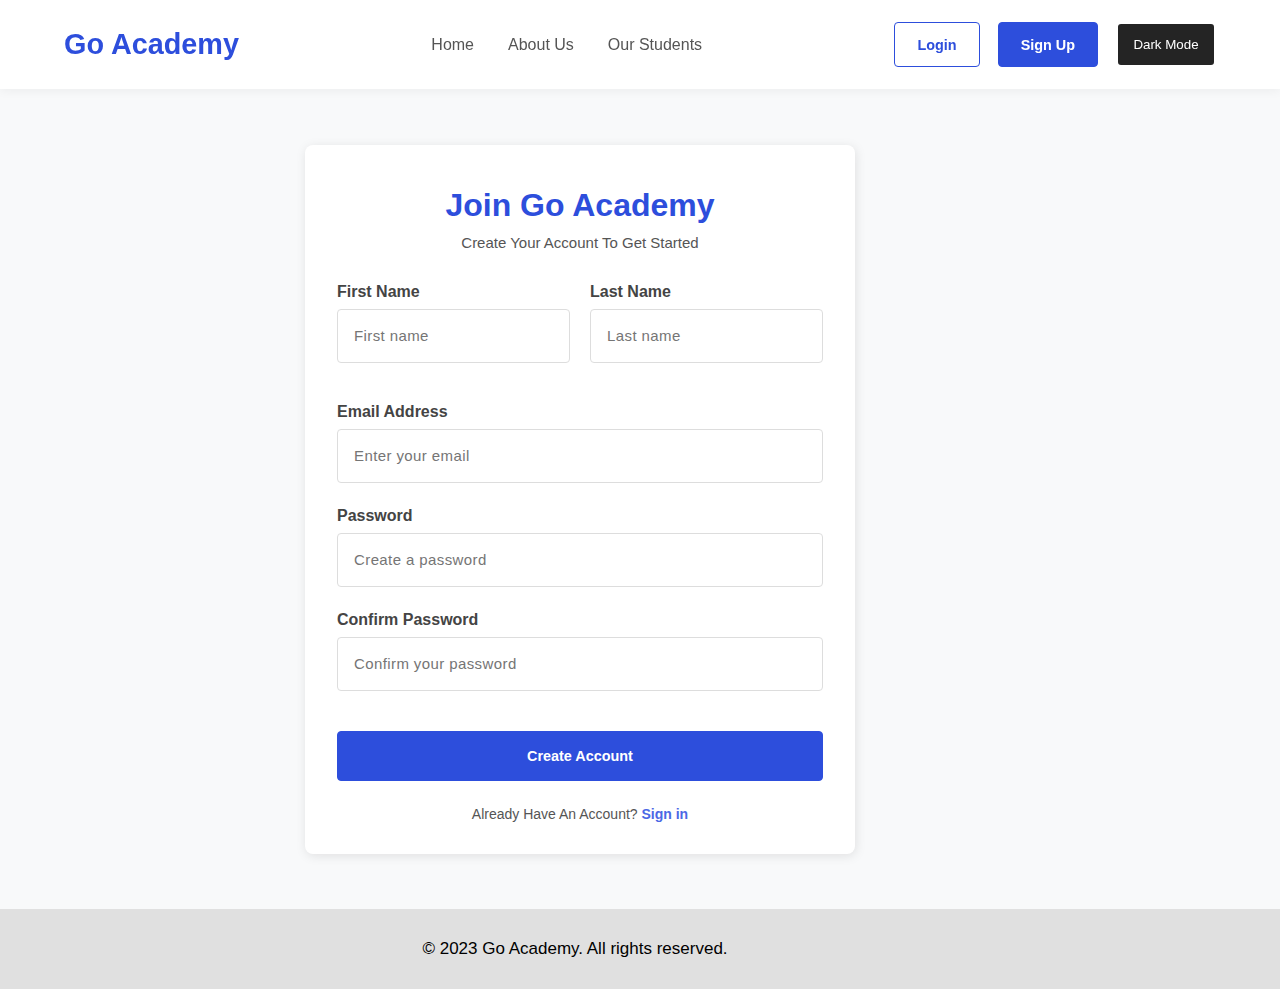
<file: index.html>
<!DOCTYPE html>
<html lang="en">
<head>
  <meta charset="UTF-8">
  <meta name="viewport" content="width=device-width, initial-scale=1.0">
  <title>Go Academy - Sign Up</title>
  <link rel="stylesheet" href="styles.css">
</head>

<body>
  <nav>
    <div class="logo">
      <a id="logo" href="index.html"><h1>Go Academy</h1></a>
    </div>

    <ul class="nav-links">
      <a href="#">Home</a> 
      <a href="#">About Us</a>
      <a href="#">Our Students</a>
    </ul>

    <div class="auth-buttons">
      <button class="login-button"><a href="index1.html">Login</a></button>
      <button class="signup-button">Sign Up</button>
      <button class="dark-mode">Dark Mode</button>
    </div>
    <div class="ham-menu">
      <span class="bar"></span>
      <span class="bar"></span>
      <span class="bar"></span>
    </div>
  </nav>

  <div class="container">
    <div class="form-container">
      <div class="form-header">
        <h2>Join Go Academy</h2>
        <p>Create Your Account To Get Started</p>
      </div>

      <form action="" class="signup-form">
        <div class="form-row">
          <div class="form-column">
            <label class="labels" for="first-name">First Name</label>
            <input type="text" placeholder="First name" required>
          </div>
          
          <div class="form-column">
            <label class="labels" for="last-name">Last Name</label>
            <input type="text" placeholder="Last name" required>
          </div>
        </div>

        <div class="form-column">
          <label class="labels" for="email">Email Address</label>
          <input type="email" placeholder="Enter your email" required>

          <label class="labels" for="password">Password</label>
          <input type="password" placeholder="Create a password" required>

          <label class="labels" for="confirm-password">Confirm Password</label>
          <input type="password" placeholder="Confirm your password" required>
        </div>

        <div class="form-footer">
          <button class="create-acc-btn">Create Account</button>
          <p>Already Have An Account? <a href="index1.html">Sign in</a></p>
        </div>
      </form>
    </div>
  </div>

  <footer>
    <p>&copy; 2023 Go Academy. All rights reserved.</p>
  </footer>
    <script src="script.js"></script>
</body>
</html>
</file>
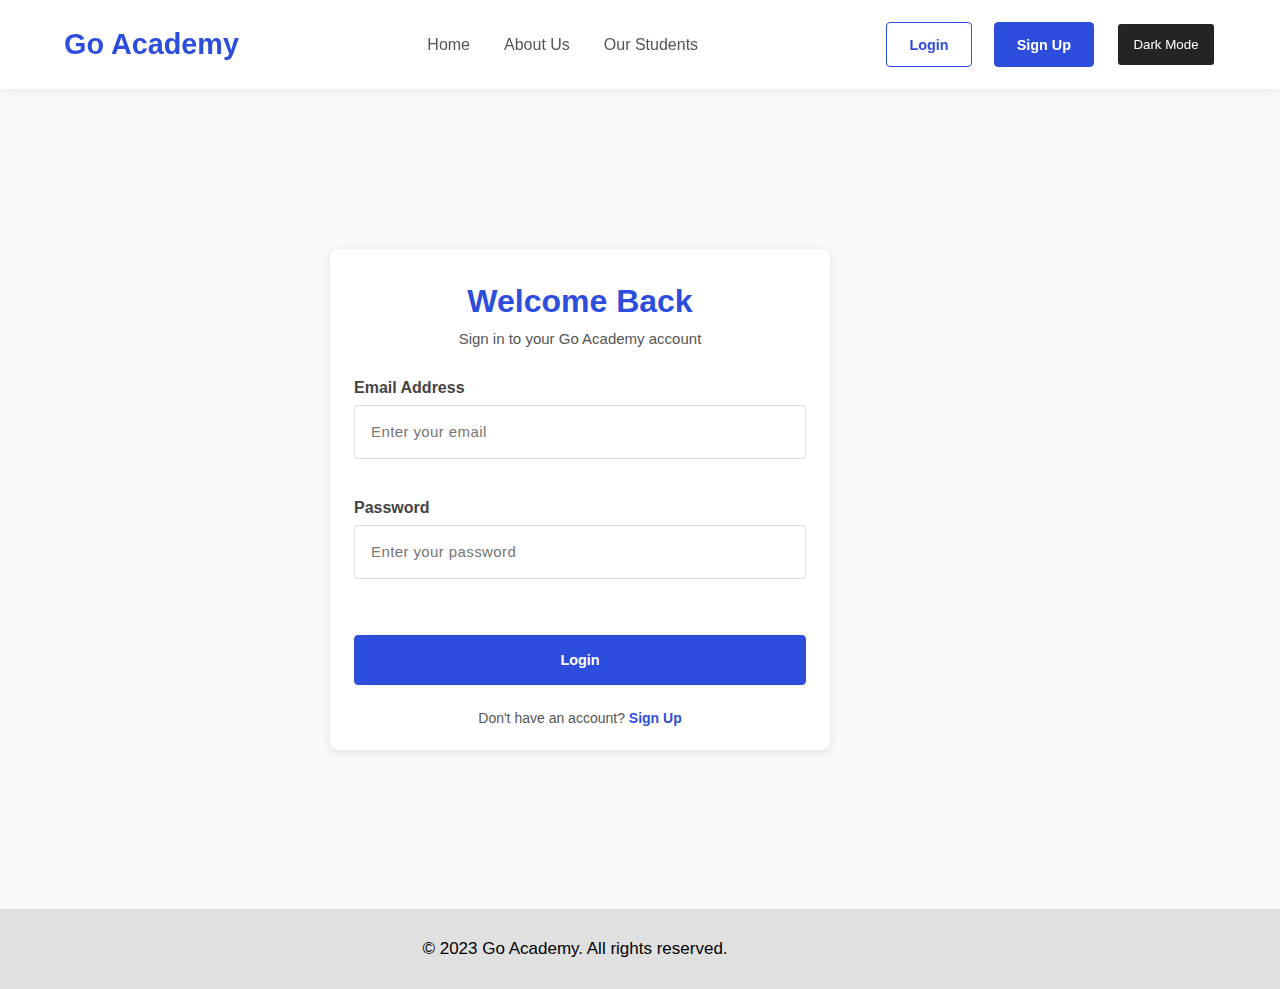
<file: index1.html>
<!DOCTYPE html>
<html lang="en">
<head>
    <meta charset="UTF-8">
    <meta name="viewport" content="width=device-width, initial-scale=1.0">
    <title>Go Academy - Login</title>
    <link rel="stylesheet" href="styles1.css">
</head>
<body>
    <nav>
        <div class="logo">
            <a href="#index1.html"><h1>Go Academy</h1></a>
        </div>
        <ul class="nav-links">
            <a class="nav-a" href="#">Home</a>
            <a class="nav-a" href="#">About Us</a>
            <a class="nav-a" href="#">Our Students</a>
        </ul>
        <div class="auth-buttons">
            <button class="login-button">Login</button>
            <button class="signup-button"><a href="index.html">Sign Up </a></button> 
            <button class="dark-mode">Dark Mode</button>
        </div>
        <div class="ham-menu">
            <span class="bar"></span>
            <span class="bar"></span>
            <span class="bar"></span>
        </div>
    </nav>

    <div class="container">
        <form action="" class="login-form">
            <div class="form-header">
                <h2>Welcome Back</h2>
                <p>Sign in to your Go Academy account</p>
            </div>

            <div class="form-column">
                <div class="form-group">
                    <label class="labels" for="Email">Email Address</label>
                    <input type="email" placeholder="Enter your email" required>
                </div>
                <div class="form-group">
                    <label class="labels" for="Password">Password</label>
                    <input type="password" placeholder="Enter your password" required>
                </div>
            </div>

            <div class="form-footer">
                <button class="login-btn">Login</button>
                <p>Don't have an account? <a href="index.html">Sign Up</a></p>
            </div>
        </form>
    </div>
    <footer>
        <p>&copy; 2023 Go Academy. All rights reserved.</p>
    </footer>
    <script src="script1.js"></script>
</body>
</html>
</file>
<file: styles.css>
* {
    margin: 0;
    padding: 0;
    box-sizing: border-box;
    transition: all 0.23s ease;
    font-family: 'Segoe UI', Tahoma, Geneva, Verdana, sans-serif;
}

body {
    background-color: #f8f9fa;
    color: #fff;
    font-family: 'Segoe UI', Tahoma, Geneva, Verdana, sans-serif;
    min-height: 100%;
    display: flex;
    flex-direction: column;
    justify-content: center;
}
/* ===== Navbar ===== */
nav {
    display: flex;
    justify-content: space-between;
    align-items: center;
    padding: 22px 5%;
    background-color: white;
    box-shadow: 0 2px 10px rgba(0, 0, 0, 0.05);
    position: sticky;
    top: 0;
    z-index: 100;
    animation: fadeIn 0.5s ease-in-out;
}
body.dark nav {
    background-color: #242424;
    box-shadow: 0 2px 10px rgba(0, 0, 0, 0.5);
}
.nav-links {
    list-style: none;
    display: flex;
    gap: 34px;
    font-size: 16px;
    transition: color 0.3s ease;
}

.nav-links a {
    text-decoration: none;
    color: #555;
    font-weight: 500;
    font-size: 16px;
}
body.dark nav .nav-links a {
    color: #fff;
}
body.dark nav .nav-links a:hover{
    color: #e58c4c;
}
body.dark .auth-buttons a {
    color: #fff;
}
body.dark .auth-buttons .login-button   {
    background-color: #292929;
    border-color: #3e3e3e; ;
}
body.dark .auth-buttons .dark-mode {
    background-color: #e6e6e6;
    border-color: #676767;
    color: black;
}
.nav-links a:hover {
    transform: scale(1.08);
    color: rgb(45, 78, 220);
}
.logo {
    font-family: 'Segoe UI', Tahoma, Geneva, Verdana, sans-serif;
}
.logo a {
    text-decoration: none;
}

.logo a h1 {
    font-weight: 720;
    font-size: 28.8px;
    color: #2D4EDC;
}

.logo a h1:hover {
    transform: scale(1.08);
    color: rgb(45, 78, 220);
}

/* ===== Auth Buttons ===== */
.auth-buttons {
    display: flex;
    gap: 18px;
    font-size: 16px;
    transition: color 0.3s ease;
}

.login-button {
    background-color: #fff;
    color: rgb(45, 78, 220);
    border: 1.5px solid rgb(45, 78, 220);
    border-radius: 4px;
    padding: 10px 22px;
    font-size: 14.4px;
    font-weight: 560;
    cursor: pointer;
}

.auth-buttons a {
    text-decoration: none;
    color: rgb(45, 78, 220);
}

.login-button:hover {
    background-color: rgba(65, 94, 223, 0.05);
    transform: translateY(-2px);    
    box-shadow: 0 4px 8px rgba(45, 78, 220, 0.2);
}

.signup-button a {
    text-decoration: none;
    color: rgb(255, 255, 255);
}

.signup-button {
    background-color: rgb(45, 78, 220);
    color: #ffffff;
    border: 1.5px solid rgb(45, 78, 220);
    border-radius: 4px;
    padding: 10px 22px;
    font-size: 14.4px;
    font-weight: 600;
    cursor: pointer;    
}
.signup-button:hover {
    background-color: rgb(35, 65, 200);
    transform: translateY(-2px);
    box-shadow: 0 4px 8px rgba(45, 78, 220, 0.2);
}
.dark-mode{
    width: 100px;
    height: 45px;
    padding: 5px 10px;
    background-color: #242424;
    color: #fff;
    border: 2px solid ;
    border-radius: 5px;
    cursor: pointer;   
}
.dark-mode:hover{
    background-color: #262626;
    transform: translateY(-2px);
    box-shadow: 0 4px 8px rgba(17, 18, 19, 0.2);
}
/*ham menu*/
.ham-menu{
    display: none;
}
.bar{
    display: none;
}
.nav-links.show{
    display: flex;
    flex-direction: column;
    position: absolute;
    top: 80px;
    left: 0px;
    width: 100%;
    background-color: #fff;
    padding: 20px;
    animation: fadeIn-left 0.5s ease-in-out;
    box-shadow: 0 4px 5px -2px #525252a6;
    border-radius: 7px;
}
body.dark .nav-links.show{
    background-color: #292929;
}
.auth-buttons.show{
    display: flex;
    flex-direction: column;
    flex-wrap: wrap;
    position: absolute;
    top: 80px;
    right: 20px;
    animation: fadeIn-left 0.5s ease-in-out;
}
/* ===== Animations ===== */
@keyframes fadeOut-left {
    from {
        opacity: 1;
        transform: translateX(-20px);
    }
    to {
        opacity: 0;
        transform: translateX(0px);
    }
}
@keyframes fadeIn-left {
    from {
        opacity: 0;
        transform: translateX(-20px);
    }
    to {
        opacity: 1;
        transform: translateX(0);
    }
}
@keyframes fadeIn {
    from {
        opacity: 0;
        transform: translateY(20px);
    }
    to {
        opacity: 1;
        transform: translateY(0);
    }
}

/* ===== Form Section ===== */
.container {
    display: flex;
    justify-content: center;
    align-items: center;
    min-height: calc(100vh - 80px);
}
body.dark .container{
    background-color: #262626;
}
.form-container{
    background-color: white;
    padding: 2rem;
    border-radius: 8px;
    box-shadow: 1px 2px 11px  rgba(19, 9, 9, 0.1);
    animation: fadeIn 0.5s ease-in-out;
    margin-right: 120px;
}
body.dark .form-container{
    background-color: #292929;
    box-shadow:  2px 2px 11px  rgba(19, 9, 9, 0.1);
}
.login-form {
    display: flex;
    flex-direction: column;
    width: 100%;
    max-width: 500px;
    background-color: #fff;
    padding: 24px;
    border-radius: 8px;
    box-shadow: 0 2px 10px rgba(0, 0, 0, 0.1);
    animation: fadeIn 0.5s ease-in-out;
    color: black;
}

.form-header {
    text-align: center;
    margin-bottom: 32px;
}

.form-header h2 {
    font-size: 32px;
    font-weight: 700;
    color: #2D4EDC;
    margin: 10px;
}

.form-header p {
    font-size: 15px;
    color: #555;
}
body.dark .form-header p{
    color: #fff;
}
.labels {
    margin-bottom: 8px;
    color: #444444;
    font-weight: 600;
}
body.dark .labels{
    color: #fff;
}
.form-row {
    display: flex;
    gap: 20px;
    
}

.form-column {
    display: flex;
    flex-direction: column;
    width: 100%;
    margin: 0 auto;
    margin-bottom: 16px;
}

.form-column input {
    font-size: 15px;
    width: 100%;
    padding: 12.8px 16px;
    border: 1px solid #ddd;
    border-radius: 4px;
    margin-bottom: 24px;
    letter-spacing: 0.4px;
    height: 54px;
    display: flex;
}
body.dark .form-column input{
    background-color: #292929;
    color: #fff;
    border-color:#444444;
}
body.dark .form-column input:focus{
    outline: none;
    border-color: #4847a1;
    box-shadow: 0 0 0 2px rgba(45, 78, 220, 0.2);
}
body.dark .form-column input::placeholder{
    color: #fff;
}   
.form-column input:focus {
    outline: none;
    border-color: #4847a1;
    box-shadow: 0 0 0 2px rgba(45, 78, 220, 0.2);
}

.form-footer {
    display: flex;
    flex-direction: column;
    text-align: center;
}

.create-acc-btn {
    background-color: rgb(45, 78, 220);
    color: #fff;
    border: 1.5px solid rgb(45, 78, 220);
    border-radius: 4px;
    padding: 10px 22px;
    font-size: 14.4px;
    font-weight: 600;
    cursor: pointer;
    height: 50px;
    margin-bottom: 25px;
}

.create-acc-btn:hover {
    background-color: rgb(35, 65, 200);
    transform: translateY(-2px);
    box-shadow: 0 4px 8px rgba(45, 78, 220, 0.2);
}

.form-footer p {
    color: #555;
    font-size: 14px;
}
body.dark .form-footer p{
    color: white;
}
.form-footer p a {
    transition: color 0.3s ease;
    color: rgb(75, 104, 229);
    text-decoration: none;
    font-weight: 600;
}

.form-footer p a:hover {
    text-decoration: underline;
}
footer {
    background-color: #e0e0e0;
    padding: 16px;
    text-align: center;
    display: flex;
    justify-content: center;
    align-items: center;
    color: #555;
    font-size: 14px;
    height: 80px;
}

footer p {
    font-size: 17px;
    color: rgb(0, 0, 0);
    margin-right: 130px;
}
body.dark footer{
    background-color: #323232;
}
body.dark footer p{
    color: white;
}

@media(max-width:940px){
    nav{
        padding: 22px 3%;
        gap: 12px;
    }
}
@media(max-width:880px){
    .form-container{
        width:100%;
        margin-right: 0px;
        margin-left: 0px;
    }
    nav{
        flex-wrap: wrap;
        padding: 22px 3%;
        gap: 12px;
    }
    .nav-links{
        display: none;
    }
    .auth-buttons{
        display: none;
    }
    .ham-menu{
        display: block;
    }
    .bar{
        display: block;
        width: 25px;
        height: 3px;
        margin: 5px auto;
        -webkit-transition: all 0.3s ease-in-out;
        transition: all 0.3s ease-in-out;
        background-color: #101010;
        border-radius: 30px;
    }
    .ham-menu:hover{
        transform: scale(1.1);
    }
}
</file>
<file: styles1.css>
* {
    margin: 0;
    padding: 0;
    box-sizing: border-box;
    transition: all 0.23s ease;
    font-family: 'Segoe UI', Tahoma, Geneva, Verdana, sans-serif;
}

body {
    background-color: #f8f9fa;
    color: #fff;
    font-family: 'Segoe UI', Tahoma, Geneva, Verdana, sans-serif;
    min-height: 100%;
    display: flex;
    flex-direction: column;
}

/* ===== Navbar ===== */
nav {
    display: flex;
    justify-content: space-between;
    align-items: center;
    padding: 22px 5%;
    background-color: white;
    box-shadow: 0 2px 10px rgba(0, 0, 0, 0.05);
    position: sticky;
    top: 0;
    z-index: 100;
    animation: fadeIn 0.5s ease-in-out;
}
body.dark nav {
    background-color: #242424;
    box-shadow: 0 2px 10px rgba(0, 0, 0, 0.5);
}   
.nav-links {
    list-style: none;
    display: flex;
    gap: 34px;
    font-size: 16px;
    transition: color 0.3s ease;
}

.nav-links a {
    text-decoration: none;
    color: #555;
    font-weight: 500;
    font-size: 16px;
}

.nav-links a:hover {
    transform: scale(1.01);
    color: rgb(45, 78, 220);
}
body.dark nav .nav-links a {
    color: #fff;
}
body.dark nav .nav-links a:hover{
    color: #e58c4c;
}
body.dark .auth-buttons a {
    color: #fff;
}
body.dark .auth-buttons .login-button   {
    background-color: #292929;
    border-color: #3e3e3e; ;
}
body.dark .auth-buttons .dark-mode {
    background-color: #e6e6e6;
    border-color: #676767;
    color: black;
}
.logo {
    font-family: 'Segoe UI', Tahoma, Geneva, Verdana, sans-serif;
}

.logo a {
    text-decoration: none;
}

.logo a h1 {
    font-weight: 720;
    font-size: 28.8px;
    color: #2D4EDC;
}

.logo a h1:hover {
    transform: scale(1.08);
    color: rgb(45, 78, 220);
}

/* ===== Auth Buttons ===== */
.auth-buttons {
    display: flex;
    gap: 22px;
    font-size: 16px;
    transition: color 0.3s ease;
}

.login-button {
    background-color: #fff;
    color: rgb(45, 78, 220);
    border: 1.5px solid rgb(45, 78, 220);
    border-radius: 4px;
    padding: 10px 22px;
    font-size: 14.4px;
    font-weight: 560;
    cursor: pointer;
}
body.dark .login-button {
    background-color: #292929;
    border-color: #3e3e3e;
    color:#fff;
}
.auth-buttons a {
    text-decoration: none;
    color: rgb(45, 78, 220);
}

.login-button:hover {
    background-color: rgba(65, 94, 223, 0.05);
    transform: translateY(-2px);
    box-shadow: 0 4px 8px rgba(45, 78, 220, 0.2);
}

.signup-button a {
    text-decoration: none;
    color: rgb(255, 255, 255);
}

.signup-button {
    background-color: rgb(45, 78, 220);
    color: #ffffff;
    border: 1.5px solid rgb(45, 78, 220);
    border-radius: 4px;
    padding: 10px 22px;
    font-size: 14.4px;
    font-weight: 600;
    cursor: pointer;
}

.signup-button:hover {
    background-color: rgb(35, 65, 200);
    transform: translateY(-2px);
    box-shadow: 0 4px 8px rgba(45, 78, 220, 0.2);
}
.dark-mode{
    width: 100px;
    height: 45px;
    padding: 5px 10px;
    background-color: #242424;
    color: #fff;
    border: 2px solid ;
    border-radius: 5px;
    cursor: pointer;   
}
.dark-mode:hover{
    background-color: #262626;
    transform: translateY(-2px);
    box-shadow: 0 4px 8px rgba(17, 18, 19, 0.2);
}
/*ham menu*/
.ham-menu{
    display: none;
}
.bar{
    display: none;
}
.nav-links.show{
    display: flex;
    flex-direction: column;
    position: absolute;
    top: 80px;
    left: 0px;
    width: 100%;
    background-color: #fff;
    padding: 20px;
    animation: fadeIn-left 0.5s ease-in-out;
    box-shadow: 0 4px 5px -2px #525252a6;
    border-radius: 7px;
}
body.dark .nav-links.show{
    background-color: #292929;
}
.nav-a{
    max-width: 100px;
}

.auth-buttons.show{
    display: flex;
    flex-direction: column;
    flex-wrap: wrap;
    position: absolute;
    top: 70px;
    right: 20px;
    animation: fadeIn-left 0.5s ease-in-out;
}
/* ===== Animations ===== */
@keyframes fadeOut-left {
    from {
        opacity: 1;
        transform: translateX(-20px);
    }
    to {
        opacity: 0;
        transform: translateX(0px);
    }
}

@keyframes fadeIn-left {
    from {
        opacity: 0;
        transform: translateX(-20px);
    }
    to {
        opacity: 1;
        transform: translateX(0);
    }
}

@keyframes fadeIn {
    from {
        opacity: 0;
        transform: translateY(20px);
    }
    to {
        opacity: 1;
        transform: translateY(0);
    }
}

/* ===== Form Section ===== */
.container {
    display: flex;
    justify-content: center;
    align-items: center;
    min-height: calc(100vh - 80px);
    padding: 2rem;
    animation: fadeIn 1s ease-in-out;
}
body.dark .container{
    background-color: #262626;
}
.login-form {
    display: flex;
    flex-direction: column;
    width: 100%;
    max-width: 500px;
    background-color: #fff;
    padding: 24px;
    border-radius: 8px;
    box-shadow: 0 2px 10px rgba(0, 0, 0, 0.1);
    animation: fadeIn 0.5s ease-in-out;
    color: black;
    margin-right: 120px;
}
body.dark .login-form{
    background-color: #292929;
    color: #fff;
    box-shadow: 1px 2px 10px rgba(0, 0, 0, 0.1);
}
.form-header {
    text-align: center;
    margin-bottom: 32px;
}

.form-header h2 {
    font-size: 32px;
    font-weight: 700;
    color: #2D4EDC;
    margin: 10px;
}

.form-header p {
    font-size: 15px;
    color: #555;
}
body.dark .form-header p{
    color: #fff;
}
.labels {
    margin-bottom: 8px;
    color: #444444;
    font-weight: 600;
}
body.dark .labels{
    color: #fff;
}
.form-group {
    display: flex;
    flex-direction: column;
    margin-bottom: 16px;
}

.form-column {
    display: flex;
    flex-direction: column;
    width: 100%;
    margin: 0 auto;
    margin-bottom: 16px;
}

.form-column input {
    font-size: 15px;
    width: 100%;
    padding: 12.8px 16px;
    border: 1px solid #ddd;
    border-radius: 4px;
    margin-bottom: 24px;
    letter-spacing: 0.4px;
    height: 54px;
    display: flex;
}

.form-column input:focus {
    outline: none;
    border-color: #4847a1;
    box-shadow: 0 0 0 2px rgba(45, 78, 220, 0.2);
}
body.dark .form-column input{
    background-color: #242424;
    color: #fff;
    border: 1px solid #3a3a3a;
}
body.dark .form-column input:focus{
    outline: none;
    border-color: #4847a1;
    box-shadow: 0 0 0 2px rgba(45, 78, 220, 0.2);
}
body.dark .form-column input::placeholder{
    color: #fff;
}
.form-footer {
    display: flex;
    flex-direction: column;
    text-align: center;
}
body.dark .form-footer p{
    color: #fff;
}
.login-btn {
    background-color: rgb(45, 78, 220);
    color: #fff;
    border: 1.5px solid rgb(45, 78, 220);
    border-radius: 4px;
    padding: 10px 22px;
    font-size: 14.4px;
    font-weight: 600;
    cursor: pointer;
    height: 50px;
    margin-bottom: 25px;
}

.login-btn:hover {
    background-color: rgb(35, 65, 200);
    transform: translateY(-2px);
    box-shadow: 0 4px 8px rgba(45, 78, 220, 0.2);
}

.form-footer p {
    color: #555;
    font-size: 14px;
}

.form-footer p a {
    transition: color 0.3s ease;
    color: rgb(45, 78, 220);
    text-decoration: none;
    font-weight: 600;
}

.form-footer p a:hover {
    text-decoration: underline;
}
footer {
    background-color: #e0e0e0;
    padding: 16px;
    text-align: center;
    display: flex;
    justify-content: center;
    align-items: center;
    color: #555;
    font-size: 14px;
    height: 80px;
}

footer p {
    font-size: 17px;
    color: rgb(0, 0, 0);
    margin-right: 130px;
}
body.dark footer{
    background-color: #323232;
}
body.dark footer p{
    color: white;
}

@media(max-width:940px){
    nav{
        padding: 22px 3%;
        gap: 12px;
    }
}
@media(max-width:880px){
    .login-form{
        width:100%;
        margin-right: 0px;
        margin-left: 0px;
    }
    nav{
        flex-wrap: wrap;
        padding: 22px 3%;
        gap: 12px;
    }
    .nav-links{
        display: none;
    }
    .auth-buttons{
        display: none;
    }
    .ham-menu{
        display: block;
    }
    .bar{
        display: block;
        width: 25px;
        height: 3px;
        margin: 5px auto;
        -webkit-transition: all 0.3s ease-in-out;
        transition: all 0.3s ease-in-out;
        background-color: #101010;
        border-radius: 30px;
    }
    .ham-menu:hover{
        transform: scale(1.1);
    }

}
</file>
